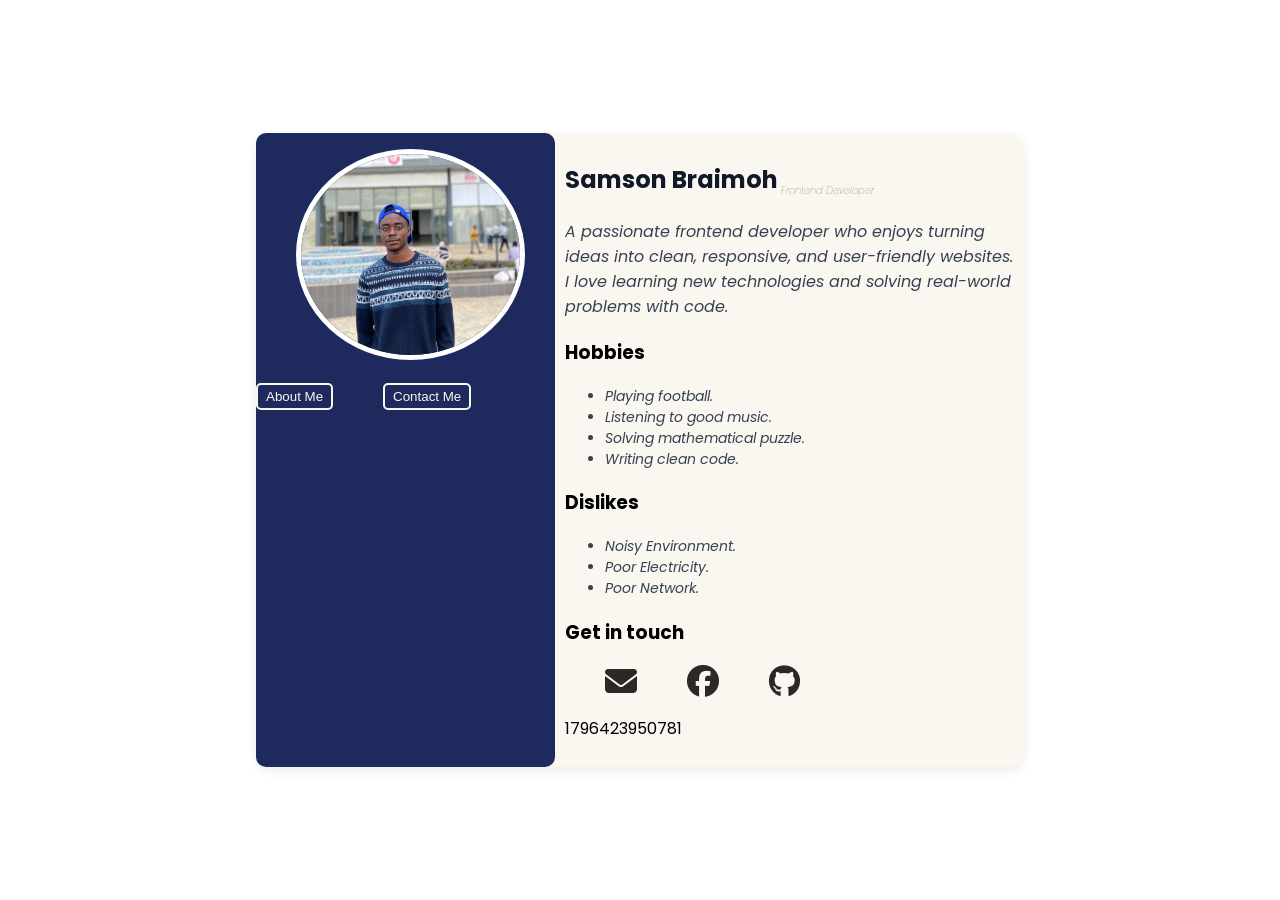
<file: index.html>
<!DOCTYPE html>
<html lang="en">
<head>
    <meta charset="UTF-8">
    <meta name="viewport" content="width=device-width, initial-scale=1.0">
    <link rel="stylesheet" href="style.css">
    <link href="https://fonts.googleapis.com/css2?family=Poppins&display=swap" rel="stylesheet">
    <link rel="stylesheet" href="https://cdnjs.cloudflare.com/ajax/libs/font-awesome/6.4.0/css/all.min.css">
    <title>Stage 0 Task</title>
</head>
<body style="height: 100vh;">
    <article class="root-container" data-testid="test-profile-card">
        <main class="content">
            <h2 data-testid="test-user-name">Samson Braimoh<sub class="role"> Frontend Developer</sub></h2>
            <p data-testid="test-user-bio"><em>A passionate frontend developer who enjoys turning ideas into clean, responsive, and user-friendly websites. I love learning new technologies and solving real-world problems with code.</em></p>
            <section>
                <h3>Hobbies</h3>
                <ul data-testid="test-user-hobbies" class="list">
                    <li>Playing football.</li>
                    <li>Listening to good music.</li>
                    <li>Solving mathematical puzzle.</li>
                    <li>Writing clean code.</li>
                </ul>
                <h3>Dislikes</h3>
                <ul data-testid="test-user-dislikes" class="list">
                    <li>Noisy Environment.</li>
                    <li>Poor Electricity.</li>
                    <li>Poor Network.</li>
                </ul>
            </section>
            <nav>
                <h3>Get in touch</h3>
                <ul data-testid="test-user-social-links">
                    <li><a href="https://samsonbraimoh32@gmail.com/" target="_blank"><i class="fa-solid fa-envelope fa-2x"></i></a></li>
                    <li><a href="https://web.facebook.com/?_rdc=1&_rdr#/" target="_blank"><i class="fa-brands fa-facebook fa-2x"></i></a></li>
                    <li><a href="https://github.com/SamsonBraimoh/" target="_blank"><i class="fa-brands fa-github fa-2x"></i></a></li>
                </ul>
            </nav>
            <p data-testid="test-user-time" id="currentTime">time</p>
        </main>
        <aside class="avatar">
                <figure>
                    <img src="./avatarr.jpg" alt="" data-testid="test-user-avatar">
                </figure>
                <nav class="nav">
                    <a href="./about.html"><button class="cardBtn">About Me</button></a>
                    <a href="./contact.html"><button class="cardBtn">Contact Me</button></a>
                </nav>
        </aside> 
    </article>
    <script src="card.js"></script>
</body>
</html>
</file>
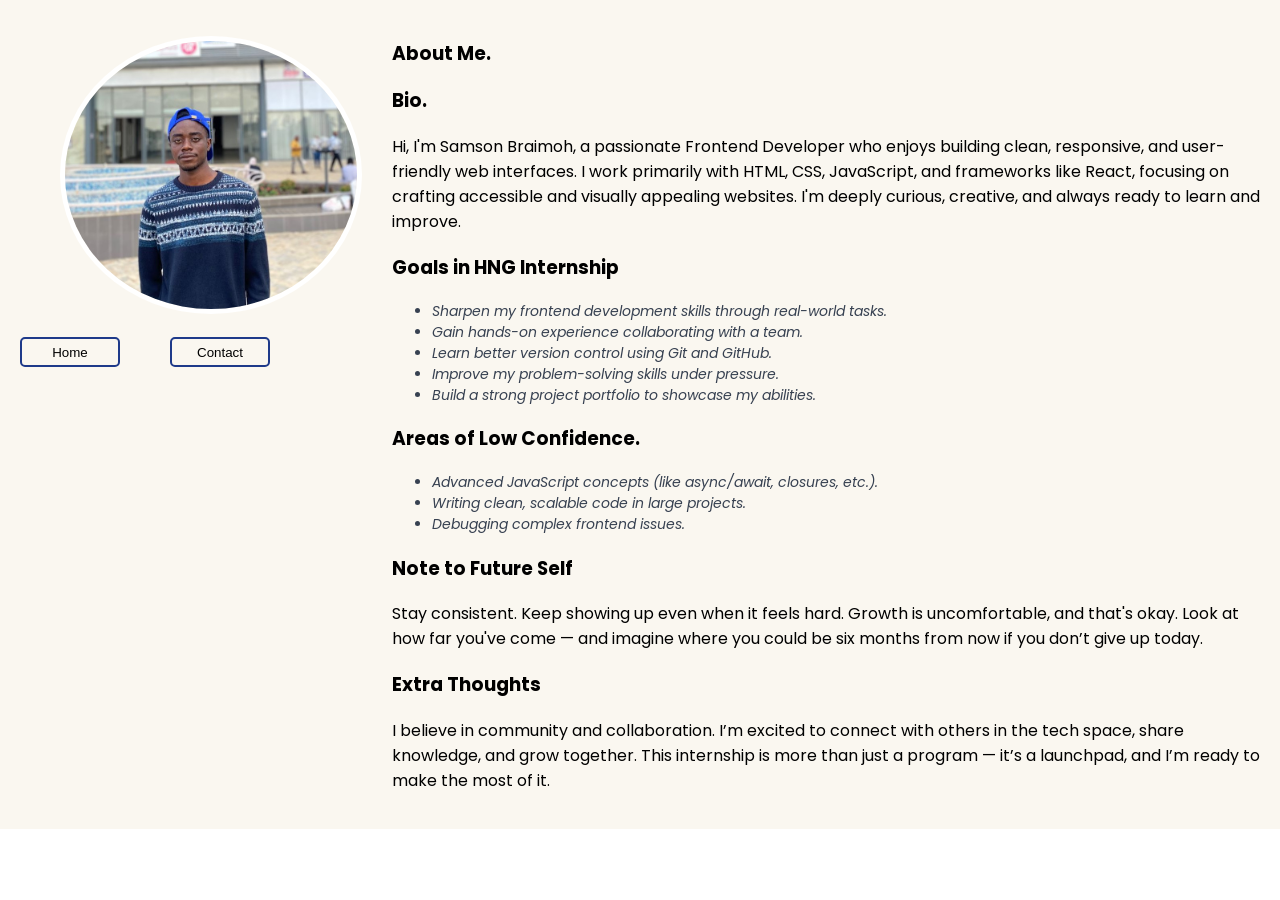
<file: about.html>
<!DOCTYPE html>
<html lang="en">
<head>
    <meta charset="UTF-8">
    <meta name="viewport" content="width=device-width, initial-scale=1.0">
    <title>About Page</title>
    <link rel="stylesheet" href="style.css">
    <link href="https://fonts.googleapis.com/css2?family=Poppins&display=swap" rel="stylesheet">
    <link rel="stylesheet" href="https://cdnjs.cloudflare.com/ajax/libs/font-awesome/6.4.0/css/all.min.css">
</head>
<body>
        <!-- <h1>About Me.</h1> -->
        <section class="aboutContainer" data-testid="test-about-page">
            <main class="aboutAvatar">
                <figure>
                    <img src="./avatarr.jpg" alt="" data-testid="test-user-avatar">
                </figure>
                <nav class="nav">
                    <a href="./index.html"><button class="aboutBtn">Home</button></a>
                    <a href="./contact.html"><button class="aboutBtn">Contact</button></a>
                </nav>
            </main>
            <aside class="aboutContent">
                <h1>About Me.</h1>
                <section data-testid="test-about-bio">
                    <h3>Bio.</h3>
                    <p>Hi, I'm Samson Braimoh, a passionate Frontend Developer who enjoys building clean, responsive, and user-friendly web interfaces. I work primarily with HTML, CSS, JavaScript, and frameworks like React, focusing on crafting accessible and visually appealing websites. I'm deeply curious, creative, and always ready to learn and improve.
                    </p>
                </section>
                <section data-testid="test-about-goals">
                    <h3>Goals in HNG Internship </h3>
                    <ul class="list">
                        <li> Sharpen my frontend development skills through real-world tasks.</li>
                        <li>Gain hands-on experience collaborating with a team.</li>
                        <li>Learn better version control using Git and GitHub.</li>
                        <li> Improve my problem-solving skills under pressure.</li>
                        <li>Build a strong project portfolio to showcase my abilities.</li>
                    </ul>
                </section>
                <section data-testid="test-about-confidence">
                    <h3>Areas of Low Confidence.</h3>
                    <ul class="list">
                        <li>Advanced JavaScript concepts (like async/await, closures, etc.).</li>
                        <li>Writing clean, scalable code in large projects.</li>
                        <li>Debugging complex frontend issues.</li>
                    </ul>
                </section>
                <section data-testid="test-about-future-note">
                    <h3>Note to Future Self</h3>
                    <p>Stay consistent. Keep showing up even when it feels hard. Growth is uncomfortable, and that's okay. Look at how far you've come — and imagine where you could be six months from now if you don’t give up today.</p>
                </section>
                <section data-testid="test-about-extra">
                    <h3>Extra Thoughts</h3>
                    <p>I believe in community and collaboration. I’m excited to connect with others in the tech space, share knowledge, and grow together. This internship is more than just a program — it’s a launchpad, and I’m ready to make the most of it.</p>
                </section>
                <!-- <Button>Contact</Button> -->
            </aside>
        </section>
    
</body>
</html>
</file>
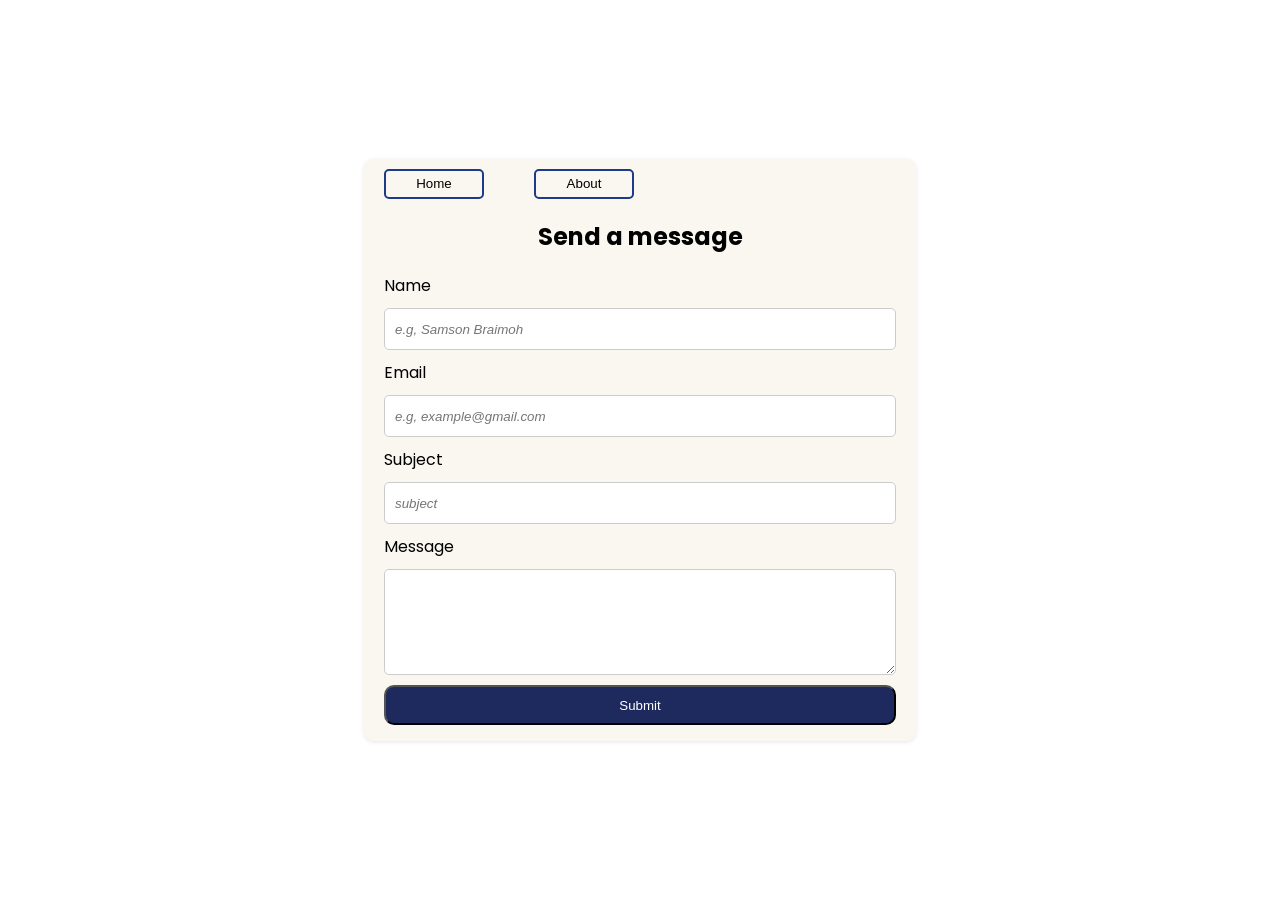
<file: contact.html>
<!DOCTYPE html>
<html lang="en">
<head>
    <meta charset="UTF-8">
    <meta name="viewport" content="width=device-width, initial-scale=1.0">
    <title>Contact Page</title>
    <link rel="stylesheet" href="style.css">
    <link href="https://fonts.googleapis.com/css2?family=Poppins&display=swap" rel="stylesheet">
    <link rel="stylesheet" href="https://cdnjs.cloudflare.com/ajax/libs/font-awesome/6.4.0/css/all.min.css">
</head>
<body style="height: 100vh;">
    <!-- <article> -->
        <main class="contactMain">
            <nav class="contactnav">
                <a href="./index.html"><button class="aboutBtn">Home</button></a>
                <a href="./about.html"><button class="aboutBtn">About</button></a>
            </nav>
            <h2 class="contactHeading">Send a message</h2>
            <form action="" class="contactForm" id="contactForm" novalidate>
                <label for="name">Name</label>
                <input type="text" id="name" placeholder="e.g, Samson Braimoh" autocomplete="name" aria-describedby="nameError" data-testid = "test-contact-name">
                
                <label for="email">Email</label>
                <input type="email" id="email" placeholder="e.g, example@gmail.com" autocomplete="email" aria-describedby="emailError" data-testid = "test-contact-email">
                
                <label for="subject">Subject</label>
                <input type="text" id="subject" placeholder="subject" autocomplete="off" aria-describedby="subject" data-testid = "test-contact-subject">
               
                <label for="message">Message</label>
                <textarea name="" id="message" data-testid = "test-contact-message"></textarea>
                
                <button class="formSubmitButton" type="submit" data-testid = "test-contact-submit">Submit</button>
            </form>
            <p id="errorMessage" data-testid="test-contact-error-email" style="font-style: italic; color: red;"></p>
            <p id="success" data-testid="test-contact-success" style="font-style: italic;"></p>
        </main>
    <!-- </article> -->
    <script src="contact.js"></script>
</body>
</html>
</file>
<file: style.css>
html, body{
    margin: 0;
    padding: 0;
}
body{
    display: flex;
    justify-content: center;
    align-items: center;
    font-family: 'Poppins', sans-serif;
}
.root-container{
    width: 60%;
    /* height: 90%; */
    border-radius: 15px;
    display: flex;
    flex-direction: row-reverse;
    box-shadow: 0 4px 12px rgba(0,0,0,0.08);
    background-color: #FAF7F0;
}
.content{
    width: 60%;
    background-color: #FAF7F0;
    padding: 10px;
    border-radius: 0 15px 15px 0;
}
.avatar{
    width: 40%;
    /* height: 100%; */
    background-color: #1E2A5E;
    border-radius: 10px;
}
img{
    height: 50%;
    width: 100%;
    border-radius: 50%;
    border: 5px solid white;
}
p[data-testid="test-user-bio"]{
    color: #374151;
}
ul[data-testid="test-user-social-links"]{
    display: flex;
    list-style: none;
    gap: 50px;
}
.fa-brands{
    color: #2d2727;
}
.fa-brands:hover{
    color: #756969;
}
.fa-solid{
    color: #2d2727;
}
.fa-solid:hover{
    color: #756969;
}
a:focus{
    outline: #4B5563;
}
.list{
    font-style: italic;
    font-size: 14px;
    color: #374151;
}
.role{
    font-size: 10px;
    font-style: italic;
    font-weight: 100;
    color: #4B5563;
}
h2[data-testid="test-user-name"]{
    color: #111827;
}
.nav{
    display: flex;
    justify-self: center;
    gap: 50px;
}
.cardBtn{
    background-color:  #1E2A5E;
    border: 2px solid  #FAF7F0;
    color:  #FAF7F0;
    border-radius: 5px;
    padding: 0.25rem 0.5rem;
    cursor: pointer;
}


/*about styling*/

.aboutAvatar{
    width: 30%;
}
.aboutContent{
    width: 70%;
}
.aboutContainer{
    display: flex;
    background-color: #FAF7F0;
    height: 100%;
    padding: 20px;
}
.aboutBtn{
    background-color:  #FAF7F0;
    border: 2px solid #1E3A8A;
    border-radius: 5px;
    width: 100px;
    height: 30px;
    cursor: pointer;
}

/* styling for contact page */

.contactForm{
    display: flex;
    flex-direction: column;
    gap: 10px;
}
.contactMain{
    background-color: #FAF7F0;
    /* height: 80%;git  */
    width: 40%;
    padding: 0 20px 0 20px;
    border-radius: 10px;
    box-shadow: 0 1px 4px rgba(0, 0, 0, 0.1);
}
.contactHeading{
    justify-content: center;
    display: flex;
}
input::placeholder {
    font-style: italic;
  }
input{
    outline: none;
    height: 20px;
    padding: 10px;
    border-radius: 5px;
    border: 1px solid #ccc;   
}  
.formSubmitButton{
    height: 40px;
    background-color: #1E2A5E;
    color: white;
    border-radius: 10px;
    cursor: pointer;
}
.formSubmitButton:hover{
    background-color: #3c4778;
    box-shadow: 0 4px 8px rgba(0, 0, 0, 0.15);
}
textarea{
    height: 100px;
    outline: none;
    border-radius: 5px;
    border: 1px solid #ccc;
}

input:focus, textarea:focus {
    outline: none;
    border: 1.5px solid #162a5d;
    box-shadow: 0 0 5px rgba(22, 42, 93, 0.2);
}
.contactnav{
    display: flex;
    margin-top: 10px;
    gap: 50px;
}

        /* RESPONSIVENESS */

@media (max-width: 600px) {
    .root-container{
        flex-direction: column-reverse;
        width: 90%;
    }
    .content{
        height: 70%;
        width: 100%;
        border-radius: 0 0 15px 15px;
    }
    .avatar{
        height: 30%;
        width: 100%;
        padding: 10px;
        border-radius: 15px 15px 0 0;
    }
    h2[data-testid="test-user-name"]{
        font-size: 15px;
    }
    p{
        font-size: 10px;
    }
    .list{
        font-size: 10px;
    }
    .role{
        font-size: 7px;
    }
    h3{
        font-size: 13px;
    }
    ul[data-testid="test-user-social-links"]{
        padding: 0;
        justify-self: center;
    }

    /* about responsive styling */
    .aboutContainer{
        flex-direction: column;
    } 
    .aboutAvatar{
        height: 30%;
        width: 100%;
    }
    .aboutContent{
        height: 70%;
        width: 100%;
    }
    .list{
        font-size: 10px;
    }
  
  
    /* contact responsive styling */
    .contactMain{
        width: 80%;
    }

}


@media (min-width: 600px) and (max-width: 950px) {
    .nav{
        flex-direction: column;
        gap: 20px;
    }
  }
</file>
